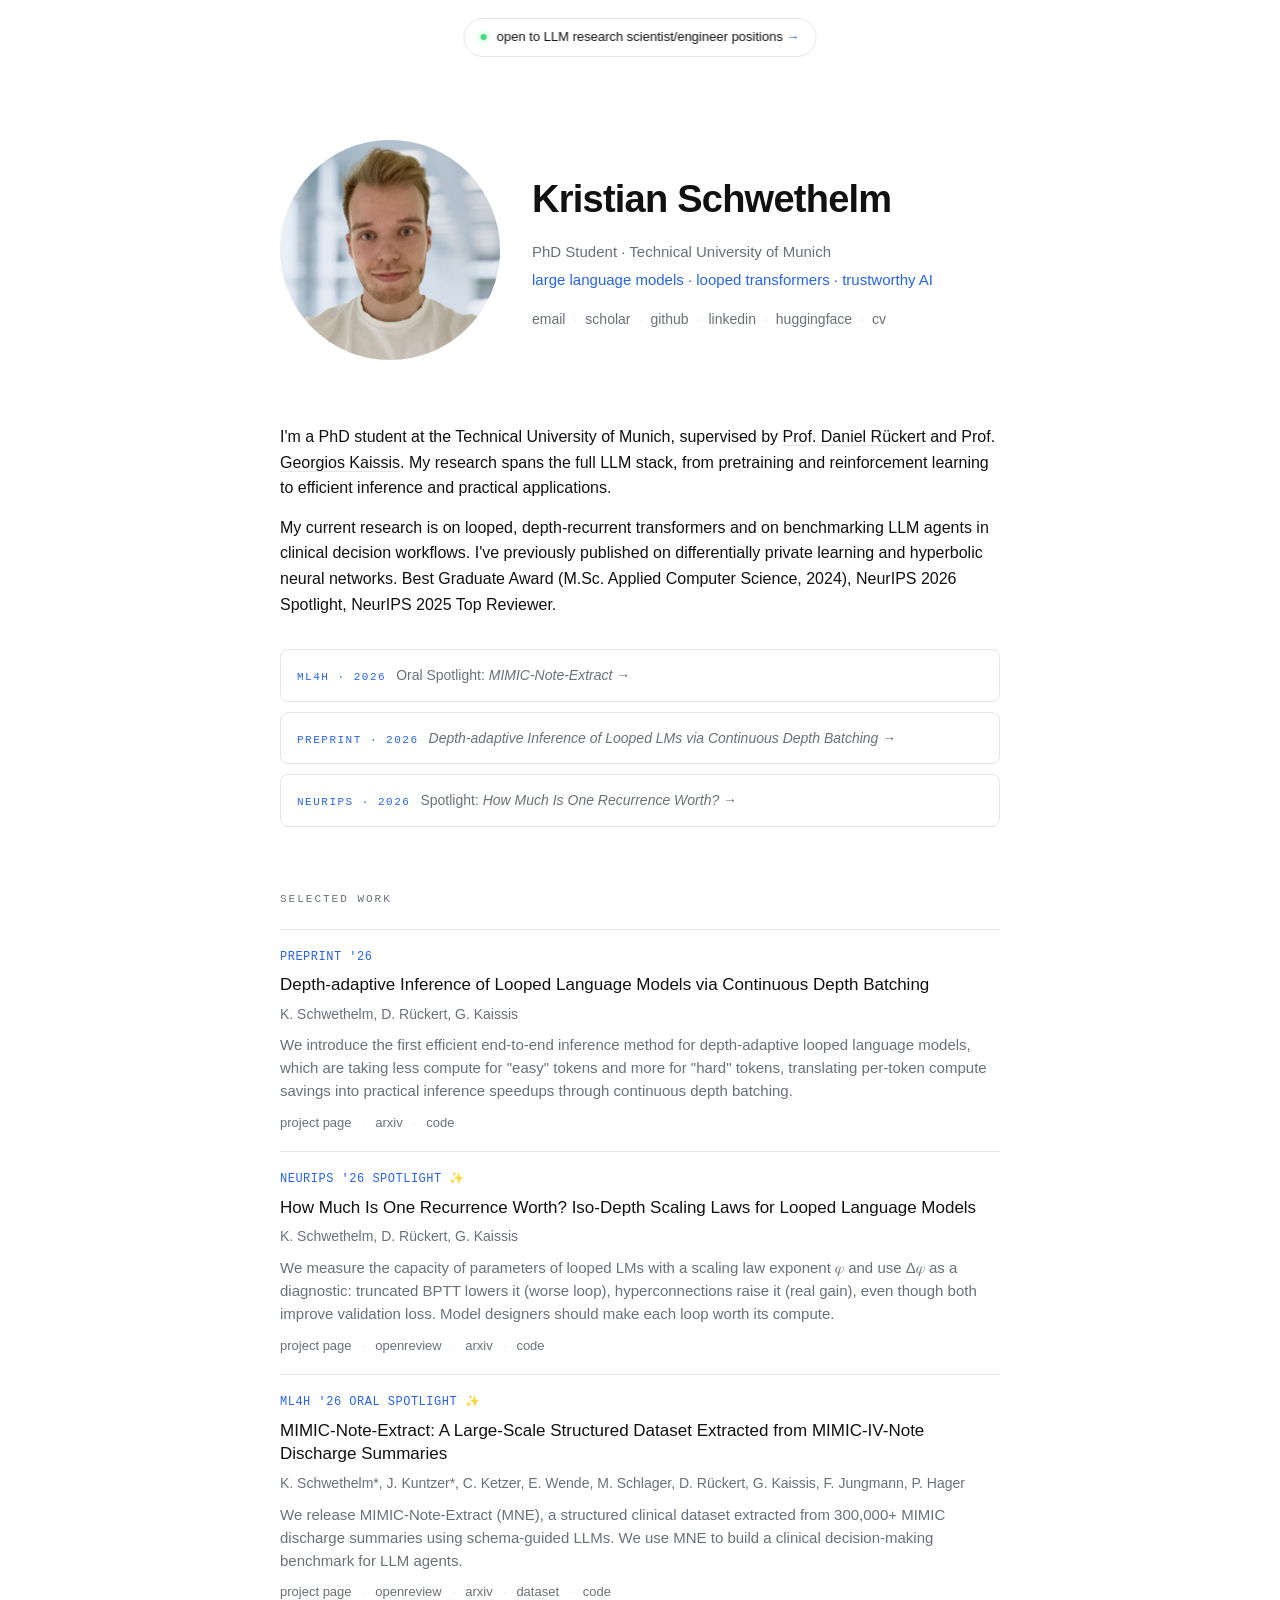
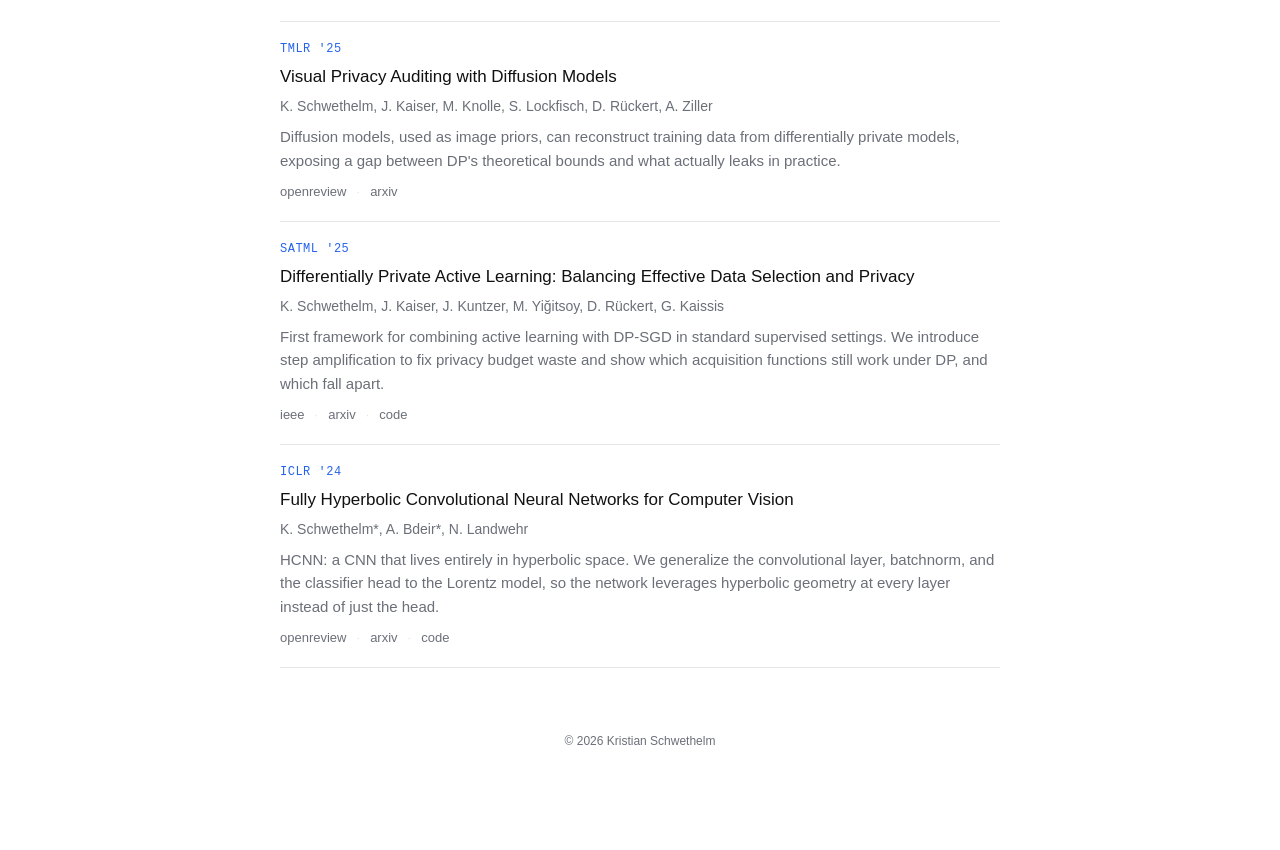
<file: index.html>
<!DOCTYPE html>
<html lang="en">
<head>
<meta charset="UTF-8" />
<meta name="viewport" content="width=device-width, initial-scale=1.0" />
<title>Kristian Schwethelm</title>
<meta name="description" content="PhD student at TU Munich working on looped transformers and large language models." />
<link rel="canonical" href="https://kschwethelm.github.io/" />
<script type="application/ld+json">
{
  "@context": "https://schema.org",
  "@type": "Person",
  "@id": "https://kschwethelm.github.io/#person",
  "name": "Kristian Schwethelm",
  "url": "https://kschwethelm.github.io/",
  "sameAs": [
    "https://scholar.google.com/citations?user=Q5X7Kw8AAAAJ",
    "https://github.com/kschwethelm",
    "https://www.linkedin.com/in/kristian-schwethelm/",
    "https://huggingface.co/KristianS7"
  ]
}
</script>
<link rel="icon" href="data:image/svg+xml,<svg xmlns=%22http://www.w3.org/2000/svg%22 viewBox=%220 0 100 100%22><text y=%22.9em%22 font-size=%2290%22>🤖</text></svg>" />
<style>
  :root {
    --bg: #ffffff;
    --fg: #111111;
    --dim: #6b6f78;
    --line: #e5e5e5;
    --accent: #2563eb;
    --pill-bg: rgba(255,255,255,0.75);
  }
  @media (prefers-color-scheme: dark) {
    :root {
      --bg: #0a0b0d;
      --fg: #e8e6e0;
      --dim: #a0a6b0;
      --line: #2a2e36;
      --accent: #6aa9ff;
      --pill-bg: rgba(10,11,13,0.7);
    }
  }

  * { box-sizing: border-box; margin: 0; padding: 0; }

  html { background: var(--bg); }
  body {
    background: var(--bg);
    color: var(--fg);
    font-family: -apple-system, BlinkMacSystemFont, "Segoe UI", Roboto, "Helvetica Neue", Arial, sans-serif;
    font-size: 16px;
    line-height: 1.6;
    min-height: 100vh;
  }

  a { color: inherit; text-decoration: none; }
  a:hover { color: var(--accent); }

  /* status pill */
  .status-bar {
    position: fixed;
    top: 18px;
    left: 50%;
    transform: translateX(-50%);
    width: max-content;
    max-width: calc(100% - 32px);
    z-index: 11;
  }
  .status {
    display: inline-flex;
    max-width: 100%;
    align-items: center;
    gap: 10px;
    padding: 8px 16px;
    border: 1px solid var(--line);
    border-radius: 999px;
    font-size: 13px;
    color: var(--fg);
    background: var(--pill-bg);
    backdrop-filter: blur(8px);
    -webkit-backdrop-filter: blur(8px);
    white-space: normal;
    transition: border-color 0.2s;
  }
  .status:hover { border-color: var(--accent); color: var(--fg); }
  .status > span:last-child { min-width: 0; overflow-wrap: anywhere; }
  .status .dot {
    width: 6px; height: 6px;
    border-radius: 50%;
    background: #3fdb7c;
    box-shadow: 0 0 6px rgba(63,219,124,0.7);
    animation: pulse 2s ease-in-out infinite;
    flex-shrink: 0;
  }
  @keyframes pulse {
    0%, 100% { opacity: 1; }
    50%      { opacity: 0.4; }
  }
  @media (prefers-reduced-motion: reduce) {
    .status .dot { animation: none; }
  }
  .status strong { color: var(--fg); font-weight: 500; }
  .status .arrow { color: var(--accent); }

  main {
    max-width: 800px;
    margin: 0 auto;
    padding: 140px 40px 100px;
  }

  /* hero */
  .hero {
    display: grid;
    grid-template-columns: auto 1fr;
    gap: 32px;
    align-items: center;
  }
  .hero img {
    width: 220px;
    height: 220px;
    border-radius: 50%;
    object-fit: cover;
    display: block;
  }
  .hero h1 {
    font-size: 38px;
    font-weight: 600;
    letter-spacing: -0.02em;
    margin-bottom: 10px;
  }
  .role {
    color: var(--dim);
    font-size: 15px;
    margin-bottom: 4px;
  }
  .interests {
    color: var(--accent);
    font-size: 15px;
    margin-bottom: 16px;
  }

  .links {
    display: flex;
    flex-wrap: wrap;
    gap: 4px 0;
    font-size: 14px;
    color: var(--dim);
  }
  .links a { color: var(--dim); }
  .links a:hover { color: var(--accent); }
  .links .sep { margin: 0 8px; color: var(--line); }

  /* about */
  .about {
    margin-top: 64px;
    display: flex;
    flex-direction: column;
    gap: 14px;
  }
  .about p { color: var(--fg); }
  .about strong { font-weight: 500; }
  .about em { font-style: italic; color: var(--fg); }
  .about a { color: var(--fg); border-bottom: 1px solid var(--line); }
  .about a:hover { color: var(--accent); border-bottom-color: var(--accent); }

  /* news */
  .news {
    margin-top: 32px;
    display: grid;
    gap: 10px;
  }
  .news-item {
    padding: 14px 16px;
    border: 1px solid var(--line);
    border-radius: 8px;
    font-size: 14px;
    color: var(--dim);
    display: flex;
    align-items: baseline;
    gap: 10px;
    flex-wrap: wrap;
  }
  .news-item .tag {
    font-family: ui-monospace, SFMono-Regular, Menlo, Consolas, monospace;
    font-size: 11px;
    text-transform: uppercase;
    letter-spacing: 1.5px;
    color: var(--accent);
  }
  .news-item:hover { color: var(--accent); }

  /* selected work */
  .label {
    margin-top: 64px;
    margin-bottom: 20px;
    font-family: ui-monospace, SFMono-Regular, Menlo, Consolas, monospace;
    font-size: 11px;
    font-weight: 400;
    text-transform: uppercase;
    letter-spacing: 2px;
    color: var(--dim);
  }

  .pub {
    padding: 18px 0;
    border-top: 1px solid var(--line);
    display: flex;
    flex-direction: column;
    gap: 6px;
  }
  .pub:last-of-type { border-bottom: 1px solid var(--line); }

  .pub-venue {
    font-family: ui-monospace, SFMono-Regular, Menlo, Consolas, monospace;
    font-size: 12px;
    color: var(--accent);
    letter-spacing: 0.5px;
    text-transform: uppercase;
  }
  .pub-title {
    font-size: 17px;
    font-weight: 500;
    color: var(--fg);
    line-height: 1.4;
  }
  .pub-title a { color: var(--fg); transition: color 0.2s; }
  .pub-title a:hover { color: var(--accent); }
  .pub-authors {
    font-size: 14px;
    color: var(--dim);
  }
  .pub-tldr {
    font-size: 15px;
    color: var(--dim);
    margin-top: 2px;
    line-height: 1.55;
  }
  .pub-tldr em { font-style: italic; color: var(--fg); }
  .pub-links {
    display: flex;
    flex-wrap: wrap;
    font-size: 13px;
    margin-top: 4px;
    color: var(--dim);
  }
  .pub-links a { color: var(--dim); }
  .pub-links a:hover { color: var(--accent); }
  .pub-links .sep { margin: 0 10px; color: var(--line); }

  /* footer */
  footer {
    margin-top: 64px;
    font-size: 12px;
    color: var(--dim);
    text-align: center;
  }

  /* responsive */
  @media (max-width: 600px) {
    main { padding: 110px 24px 80px; }
    .hero {
      grid-template-columns: 1fr;
      gap: 20px;
      text-align: center;
      justify-items: center;
    }
    .hero img { width: 150px; height: 150px; }
    .hero h1 { font-size: 28px; }
    .links { justify-content: center; }
    .status { font-size: 12px; padding: 6px 12px; }
    .status-bar { top: 14px; }
    .about, .news, .label { margin-top: 48px; }
    .news { margin-top: 28px; }
  }
</style>
</head>
<body>

<div class="status-bar">
  <a class="status" href="mailto:k.schwethelm@tum.de?subject=LLM%20research%20position">
    <span class="dot" aria-hidden="true"></span>
    <span>open to <strong>LLM research scientist/engineer</strong> positions <span class="arrow">→</span></span>
  </a>
</div>

<main>

  <section class="hero">
    <img src="assets/avatar.jpg" alt="Kristian Schwethelm" />
    <div>
      <h1>Kristian Schwethelm</h1>
      <div class="role">PhD Student · Technical University of Munich</div>
      <div class="interests">large language models · looped transformers · trustworthy AI</div>
      <div class="links">
        <a href="mailto:k.schwethelm@tum.de">email</a>
        <span class="sep">·</span>
        <a href="https://scholar.google.com/citations?user=Q5X7Kw8AAAAJ">scholar</a>
        <span class="sep">·</span>
        <a href="https://github.com/kschwethelm">github</a>
        <span class="sep">·</span>
        <a href="https://www.linkedin.com/in/kristian-schwethelm/">linkedin</a>
        <span class="sep">·</span>
        <a href="https://huggingface.co/KristianS7">huggingface</a>
        <span class="sep">·</span>
        <a href="assets/kristian-schwethelm-cv.pdf">cv</a>
      </div>
    </div>
  </section>

  <section class="about">
    <p>
      I'm a PhD student at the Technical University of Munich, supervised by <a href="https://scholar.google.com/citations?user=H0O0WnQAAAAJ">Prof. Daniel Rückert</a> and <a href="https://scholar.google.com/citations?user=g-WdmSgAAAAJ">Prof. Georgios Kaissis</a>. My research spans the full LLM stack, from pretraining and reinforcement learning to efficient inference and practical applications.
    </p>
    <p>
      My current research is on looped, depth-recurrent transformers and on benchmarking LLM agents in clinical decision workflows. I've previously published on differentially private learning and hyperbolic neural networks. Best Graduate Award (M.Sc. Applied Computer Science, 2024), NeurIPS 2026 Spotlight, NeurIPS 2025 Top Reviewer.
    </p>
  </section>

  <section class="news" aria-label="News">
    <a class="news-item" href="mimic-note-extract/">
      <span class="tag">ML4H · 2026</span>
      <span>Oral Spotlight: <em>MIMIC-Note-Extract</em> →</span>
    </a>
    <a class="news-item" href="continuous-depth-batching/">
      <span class="tag">Preprint · 2026</span>
      <span><em>Depth-adaptive Inference of Looped LMs via Continuous Depth Batching</em> →</span>
    </a>
    <a class="news-item" href="looped-lm-scaling/">
      <span class="tag">NeurIPS · 2026</span>
      <span>Spotlight: <em>How Much Is One Recurrence Worth?</em> →</span>
    </a>
  </section>

  <h2 class="label">Selected work</h2>

  <article class="pub">
    <div class="pub-venue">Preprint '26</div>
    <h3 class="pub-title"><a href="continuous-depth-batching/">Depth-adaptive Inference of Looped Language Models via Continuous Depth Batching</a></h3>
    <div class="pub-authors">K. Schwethelm, D. Rückert, G. Kaissis</div>
    <p class="pub-tldr">
      We introduce the first efficient end-to-end inference method for depth-adaptive looped language models, which are taking less compute for "easy" tokens and more for "hard" tokens, translating per-token compute savings into practical inference speedups through continuous depth batching.
    </p>
    <div class="pub-links">
      <a href="continuous-depth-batching/">project page</a>
      <span class="sep">·</span>
      <a href="https://arxiv.org/abs/2608.09444">arxiv</a>
      <span class="sep">·</span>
      <a href="https://github.com/kschwethelm/loop-sglang">code</a>
    </div>
  </article>

  <article class="pub">
    <div class="pub-venue">NeurIPS '26 Spotlight ✨</div>
    <h3 class="pub-title"><a href="looped-lm-scaling/">How Much Is One Recurrence Worth? Iso-Depth Scaling Laws for Looped Language Models</a></h3>
    <div class="pub-authors">K. Schwethelm, D. Rückert, G. Kaissis</div>
    <p class="pub-tldr">
      We measure the capacity of parameters of looped LMs with a scaling law exponent 𝜑 and use Δ𝜑 as a diagnostic: truncated BPTT lowers it (worse loop), hyperconnections raise it (real gain), even though both improve validation loss.
      Model designers should make each loop worth its compute.
    </p>
    <div class="pub-links">
      <a href="looped-lm-scaling/">project page</a>
      <span class="sep">·</span>
      <a href="https://openreview.net/forum?id=iBvm5lCnAJ">openreview</a>
      <span class="sep">·</span>
      <a href="https://arxiv.org/abs/2604.21106">arxiv</a>
      <span class="sep">·</span>
      <a href="https://github.com/kschwethelm/looped-lm-scaling">code</a>
    </div>
  </article>

  <article class="pub">
    <div class="pub-venue">ML4H '26 Oral Spotlight ✨</div>
    <h3 class="pub-title"><a href="mimic-note-extract/">MIMIC-Note-Extract: A Large-Scale Structured Dataset Extracted from MIMIC-IV-Note Discharge Summaries</a></h3>
    <div class="pub-authors">K. Schwethelm*, J. Kuntzer*, C. Ketzer, E. Wende, M. Schlager, D. Rückert, G. Kaissis, F. Jungmann, P. Hager</div>
    <p class="pub-tldr">
      We release MIMIC-Note-Extract (MNE), a structured clinical dataset extracted from 300,000+ MIMIC discharge summaries using schema-guided LLMs.
      We use MNE to build a clinical decision-making benchmark for LLM agents.
    </p>
    <div class="pub-links">
      <a href="mimic-note-extract/">project page</a>
      <span class="sep">·</span>
      <a href="https://openreview.net/forum?id=JrkNHy2wDR">openreview</a>
      <span class="sep">·</span>
      <a href="https://arxiv.org/abs/2611.04685">arxiv</a>
      <span class="sep">·</span>
      <a href="https://doi.org/10.13026/cq50-rd11">dataset</a>
      <span class="sep">·</span>
      <a href="https://github.com/kschwethelm/mimic-note-extract">code</a>
    </div>
  </article>

  <article class="pub">
    <div class="pub-venue">TMLR '25</div>
    <h3 class="pub-title"><a href="https://arxiv.org/abs/2403.07588">Visual Privacy Auditing with Diffusion Models</a></h3>
    <div class="pub-authors">K. Schwethelm, J. Kaiser, M. Knolle, S. Lockfisch, D. Rückert, A. Ziller</div>
    <p class="pub-tldr">
      Diffusion models, used as image priors, can reconstruct training data from differentially private models, exposing a gap between DP's theoretical bounds and what actually leaks in practice.
    </p>
    <div class="pub-links">
      <a href="https://openreview.net/forum?id=D3DA7pgpvn">openreview</a>
      <span class="sep">·</span>
      <a href="https://arxiv.org/abs/2403.07588">arxiv</a>
    </div>
  </article>

  <article class="pub">
    <div class="pub-venue">SaTML '25</div>
    <h3 class="pub-title"><a href="https://arxiv.org/abs/2410.00542">Differentially Private Active Learning: Balancing Effective Data Selection and Privacy</a></h3>
    <div class="pub-authors">K. Schwethelm, J. Kaiser, J. Kuntzer, M. Yiğitsoy, D. Rückert, G. Kaissis</div>
    <p class="pub-tldr">
      First framework for combining active learning with DP-SGD in standard supervised settings. We introduce step amplification to fix privacy budget waste and show which acquisition functions still work under DP, and which fall apart.
    </p>
    <div class="pub-links">
      <a href="https://ieeexplore.ieee.org/document/10992410">ieee</a>
      <span class="sep">·</span>
      <a href="https://arxiv.org/abs/2410.00542">arxiv</a>
      <span class="sep">·</span>
      <a href="https://github.com/kschwethelm/DPAL">code</a>
    </div>
  </article>

  <article class="pub">
    <div class="pub-venue">ICLR '24</div>
    <h3 class="pub-title"><a href="https://arxiv.org/abs/2303.15919">Fully Hyperbolic Convolutional Neural Networks for Computer Vision</a></h3>
    <div class="pub-authors">K. Schwethelm*, A. Bdeir*, N. Landwehr</div>
    <p class="pub-tldr">
      HCNN: a CNN that lives entirely in hyperbolic space. We generalize the convolutional layer, batchnorm, and the classifier head to the Lorentz model, so the network leverages hyperbolic geometry at every layer instead of just the head.
    </p>
    <div class="pub-links">
      <a href="https://openreview.net/forum?id=ekz1hN5QNh">openreview</a>
      <span class="sep">·</span>
      <a href="https://arxiv.org/abs/2303.15919">arxiv</a>
      <span class="sep">·</span>
      <a href="https://github.com/kschwethelm/HyperbolicCV">code</a>
    </div>
  </article>

  <footer>© 2026 Kristian Schwethelm</footer>

</main>

</body>
</html>
</file>
